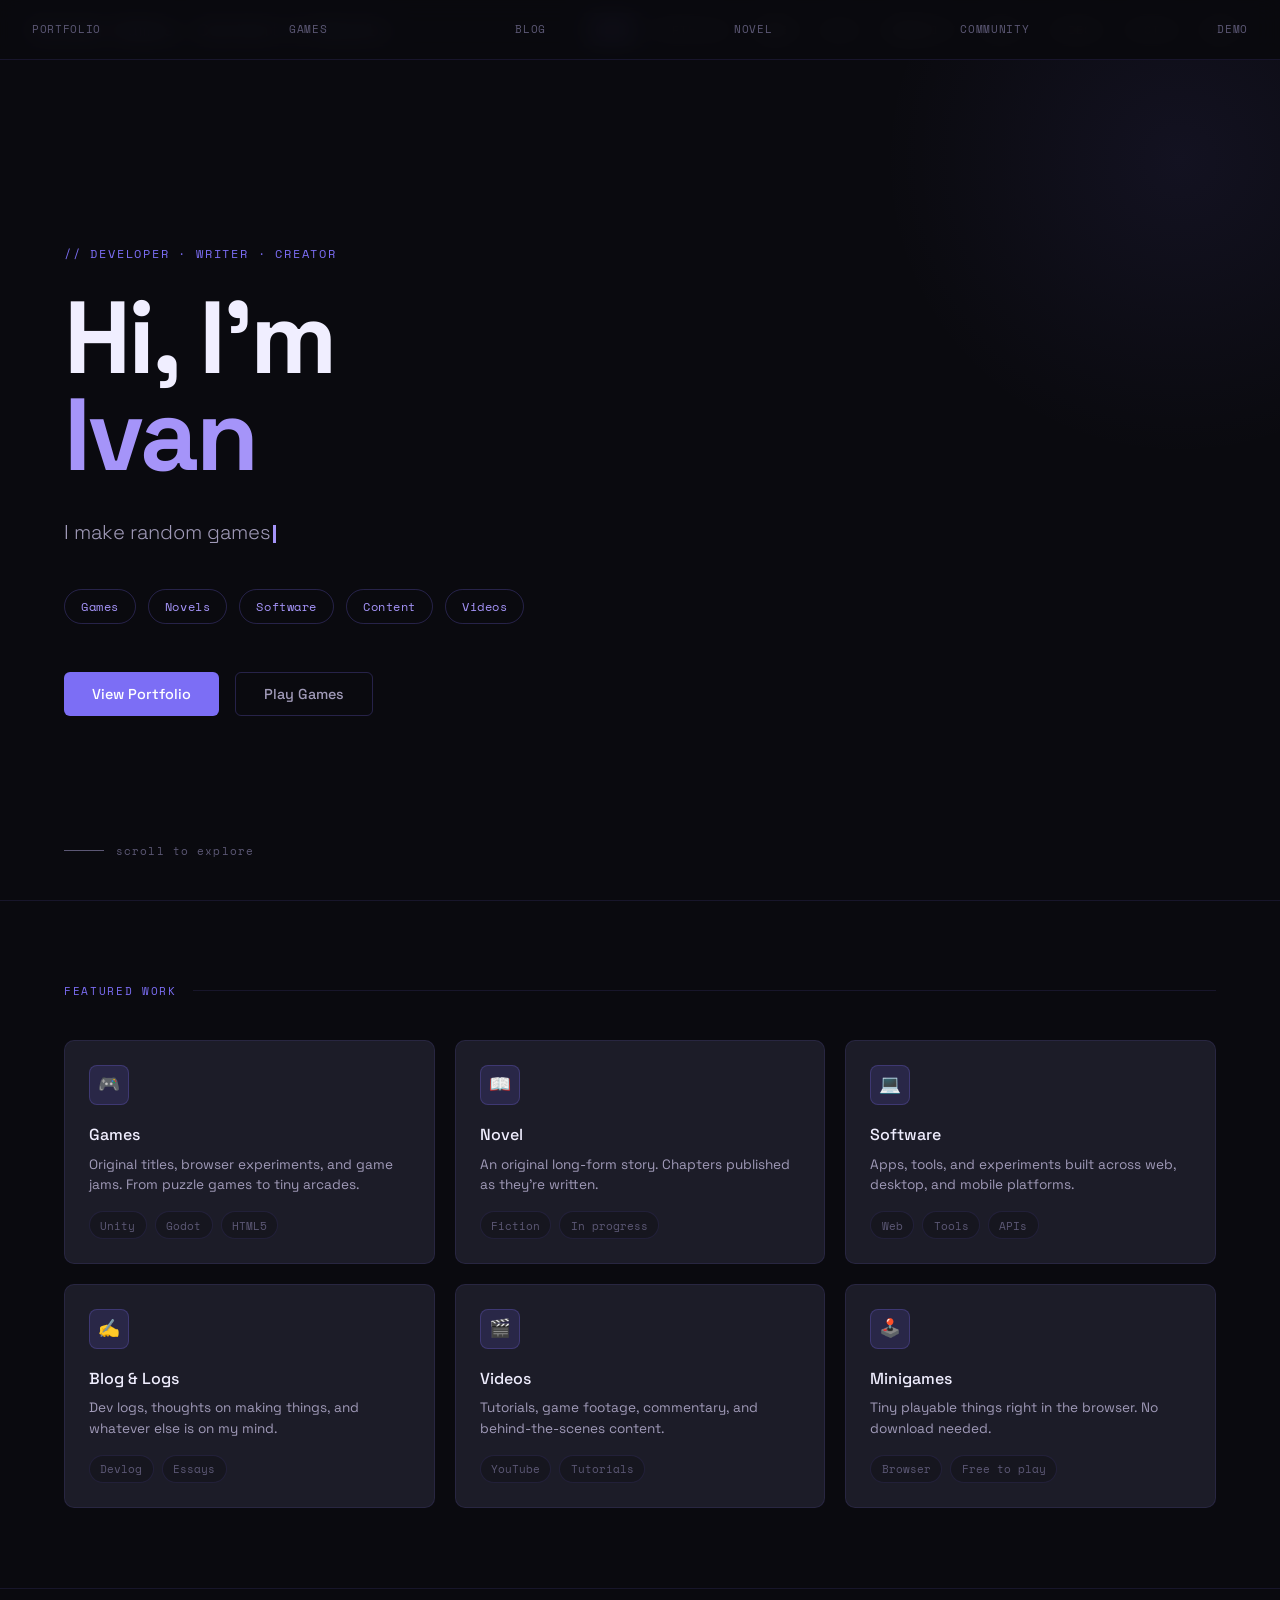
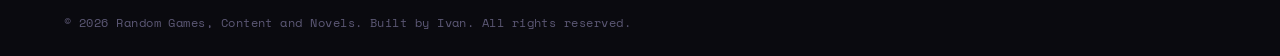
<file: Index.html>
<!DOCTYPE html>
<html lang="en">
<head>
<meta charset="UTF-8">
<meta name="viewport" content="width=device-width, initial-scale=1.0">
<title>Home | Random Games, Content & Novels</title>
<link rel="preconnect" href="https://fonts.googleapis.com">
<link href="https://fonts.googleapis.com/css2?family=Space+Grotesk:wght@300;400;500;600;700&family=Space+Mono:wght@400;700&display=swap" rel="stylesheet">
<link rel="stylesheet" href="Index.css">
</head>
<body>

<nav>
  <div class="nav-logo" onclick="showPage('home')">Random Games, Content & Novels</div>
  <ul class="nav-links" id="navLinks">
    <li><a href="#" onclick="showPage('home')" data-page="home">Home</a></li>
    <li><a href="#" onclick="showPage('portfolio')" data-page="portfolio">Portfolio</a></li>
    <li><a href="#" onclick="showPage('games')" data-page="games">Games</a></li>
    <li><a href="#" onclick="showPage('blog')" data-page="blog">Blog</a></li>
    <li><a href="#" onclick="showPage('community')" data-page="community">Community</a></li>
    <li><a href="#" onclick="showPage('novel')" data-page="novel">Novel</a></li>
    <li><a href="#" onclick="showPage('videos')" data-page="videos">Videos</a></li>
    <li><a href="#" onclick="showPage('photos')" data-page="photos">Photos</a></li>
    <li><a href="#" onclick="showPage('minigames')" data-page="minigames">Demo</a></li>
  </ul>
  <button class="hamburger" id="hamburger" aria-label="Toggle menu" onclick="toggleMenu()">
    <span></span><span></span><span></span>
  </button>
</nav>

<!-- HOME -->
<div class="page active" id="page-home">
  <div class="hero">
    <div class="hero-eyebrow">// developer · writer · creator</div>
    <h1>Hi, I'm<br><span class="accent">Ivan</span></h1>
    <p class="hero-tagline">I make <span class="typewriter" id="typewriter">random games</span><span class="cursor"></span></p>
    <div class="hero-tags">
      <span class="tag">Games</span>
      <span class="tag">Novels</span>
      <span class="tag">Software</span>
      <span class="tag">Content</span>
      <span class="tag">Videos</span>
    </div>
    <div class="hero-cta">
      <button class="btn btn-primary" onclick="showPage('portfolio')">View Portfolio</button>
      <button class="btn btn-ghost" onclick="showPage('games')">Play Games</button>
    </div>
    <div class="hero-scroll">
      <span class="scroll-line"></span>
      scroll to explore
    </div>
  </div>

  <div class="section">
    <div class="section-label">Featured work</div>
    <div class="card-grid">
      <a class="card" href="#" onclick="showPage('games');return false;">
        <div class="card-icon">🎮</div>
        <h3>Games</h3>
        <p>Original titles, browser experiments, and game jams. From puzzle games to tiny arcades.</p>
        <div class="card-meta"><span class="pill">Unity</span><span class="pill">Godot</span><span class="pill">HTML5</span></div>
      </a>
      <a class="card" href="#" onclick="showPage('novel');return false;">
        <div class="card-icon">📖</div>
        <h3>Novel</h3>
        <p>An original long-form story. Chapters published as they're written.</p>
        <div class="card-meta"><span class="pill">Fiction</span><span class="pill">In progress</span></div>
      </a>
      <a class="card" href="#" onclick="showPage('portfolio');return false;">
        <div class="card-icon">💻</div>
        <h3>Software</h3>
        <p>Apps, tools, and experiments built across web, desktop, and mobile platforms.</p>
        <div class="card-meta"><span class="pill">Web</span><span class="pill">Tools</span><span class="pill">APIs</span></div>
      </a>
      <a class="card" href="#" onclick="showPage('blog');return false;">
        <div class="card-icon">✍️</div>
        <h3>Blog & Logs</h3>
        <p>Dev logs, thoughts on making things, and whatever else is on my mind.</p>
        <div class="card-meta"><span class="pill">Devlog</span><span class="pill">Essays</span></div>
      </a>
      <a class="card" href="#" onclick="showPage('videos');return false;">
        <div class="card-icon">🎬</div>
        <h3>Videos</h3>
        <p>Tutorials, game footage, commentary, and behind-the-scenes content.</p>
        <div class="card-meta"><span class="pill">YouTube</span><span class="pill">Tutorials</span></div>
      </a>
      <a class="card" href="#" onclick="showPage('minigames');return false;">
        <div class="card-icon">🕹️</div>
        <h3>Minigames</h3>
        <p>Tiny playable things right in the browser. No download needed.</p>
        <div class="card-meta"><span class="pill">Browser</span><span class="pill">Free to play</span></div>
      </a>
    </div>
  </div>
  <footer class="site-footer">
    <p>© <span class="year"></span> Random Games, Content and Novels. Built by Ivan. All rights reserved.</p>
    
    <nav class="footer-nav">
      <a href="#" onclick="showPage('portfolio');return false;">Portfolio</a>
      <a href="#" onclick="showPage('games');return false;">Games</a>
      <a href="#" onclick="showPage('blog');return false;">Blog</a>
      <a href="#" onclick="showPage('novel');return false;">Novel</a>
      <a href="#" onclick="showPage('community');return false;">Community</a>
      <a href="#" onclick="showPage('minigames');return false;">Demo</a>
      
    </nav>
  </footer>
</div>
<script>
function showPage(name) {
  document.querySelectorAll('.page').forEach(p => p.classList.remove('active'));
  document.querySelectorAll('.nav-links a').forEach(a => a.classList.remove('active'));
  document.getElementById('page-' + name).classList.add('active');
  const link = document.querySelector(`[data-page="${name}"]`);
  if (link) link.classList.add('active');
  document.getElementById('navLinks').classList.remove('open');
  window.scrollTo(0, 0);
  return false;
}

function toggleMenu() {
  document.getElementById('navLinks').classList.toggle('open');
}

// Typewriter
const words = ['random games', 'original novels', 'software', 'content', 'playable things'];
let wi = 0, ci = 0, deleting = false;
const el = document.getElementById('typewriter');
function type() {
  const word = words[wi];
  if (!deleting) {
    el.textContent = word.slice(0, ++ci);
    if (ci === word.length) { deleting = true; setTimeout(type, 1800); return; }
  } else {
    el.textContent = word.slice(0, --ci);
    if (ci === 0) { deleting = false; wi = (wi + 1) % words.length; }
  }
  setTimeout(type, deleting ? 60 : 90);
}
type();

// Set home as active on load
document.querySelector('[data-page="home"]').classList.add('active');

// Set copyright year
document.querySelectorAll('.year').forEach(el => el.textContent = new Date().getFullYear());
</script>
</body>
</html>
</file>
<file: Index.css>
*, *::before, *::after { box-sizing: border-box; margin: 0; padding: 0; }

  :root {
    --bg: #0a0a0f;
    --bg2: #10101a;
    --bg3: #16161f;
    --surface: #1c1c28;
    --surface2: #252535;
    --accent: #7c6ef5;
    --accent2: #a594f9;
    --accent-glow: rgba(124,110,245,0.15);
    --text: #f0eeff;
    --text2: #a09ab8;
    --text3: #5c5875;
    --border: rgba(124,110,245,0.12);
    --border2: rgba(124,110,245,0.25);
    --mono: 'Space Mono', monospace;
    --sans: 'Space Grotesk', sans-serif;
  }

  html { scroll-behavior: smooth; }

  body {
    background: var(--bg);
    color: var(--text);
    font-family: var(--sans);
    font-size: 16px;
    line-height: 1.7;
    min-height: 100vh;
  }

  /* ── NAV ── */
  nav {
    position: fixed; top: 0; left: 0; right: 0; z-index: 100;
    display: flex; align-items: center; justify-content: space-between;
    padding: 0 2rem;
    height: 60px;
    background: rgba(10,10,15,0.85);
    backdrop-filter: blur(12px);
    border-bottom: 1px solid var(--border);
  }
  .nav-logo {
    font-family: var(--mono);
    font-size: 1.1rem;
    color: var(--accent2);
    letter-spacing: 0.05em;
    cursor: pointer;
  }
  .nav-links {
    display: flex; gap: 0.25rem; list-style: none;
  }
  .nav-links a {
    display: block;
    padding: 0.35rem 0.75rem;
    font-size: 0.78rem;
    font-family: var(--mono);
    text-transform: uppercase;
    letter-spacing: 0.08em;
    color: var(--text2);
    text-decoration: none;
    border-radius: 4px;
    transition: color 0.2s, background 0.2s;
  }
  .nav-links a:hover, .nav-links a.active {
    color: var(--accent2);
    background: var(--accent-glow);
  }
  .hamburger {
    display: none;
    flex-direction: column; gap: 5px; cursor: pointer;
    background: none; border: none; padding: 4px;
  }
  .hamburger span {
    display: block; width: 22px; height: 2px;
    background: var(--text2); border-radius: 2px;
    transition: all 0.3s;
  }

  /* ── PAGES ── */
  .page { display: none; padding-top: 60px; min-height: 100vh; }
  .page.active { display: block; }

  /* ── HERO ── */
  .hero {
    min-height: calc(100vh - 60px);
    display: flex; flex-direction: column;
    justify-content: center; align-items: flex-start;
    padding: 4rem 4rem 4rem;
    position: relative; overflow: hidden;
  }
  .hero::before {
    content: '';
    position: absolute; top: -200px; right: -200px;
    width: 600px; height: 600px;
    background: radial-gradient(circle, rgba(124,110,245,0.08) 0%, transparent 70%);
    pointer-events: none;
  }
  .hero-eyebrow {
    font-family: var(--mono);
    font-size: 0.75rem;
    color: var(--accent);
    letter-spacing: 0.15em;
    text-transform: uppercase;
    margin-bottom: 1.5rem;
  }
  .hero h1 {
    font-size: clamp(3.5rem, 8vw, 7rem);
    font-weight: 700;
    line-height: 0.95;
    letter-spacing: -0.03em;
    color: var(--text);
    margin-bottom: 0.5rem;
  }
  .hero h1 .accent { color: var(--accent2); }
  .hero-tagline {
    font-size: clamp(1rem, 2vw, 1.25rem);
    color: var(--text2);
    margin-top: 1.5rem;
    max-width: 480px;
    font-weight: 300;
  }
  .hero-tags {
    display: flex; gap: 0.75rem; flex-wrap: wrap;
    margin-top: 2.5rem;
  }
  .tag {
    padding: 0.4rem 1rem;
    border: 1px solid var(--border2);
    border-radius: 100px;
    font-family: var(--mono);
    font-size: 0.72rem;
    color: var(--accent2);
    letter-spacing: 0.05em;
  }
  .hero-cta {
    display: flex; gap: 1rem; margin-top: 3rem; flex-wrap: wrap;
  }
  .btn {
    padding: 0.75rem 1.75rem;
    border-radius: 6px;
    font-family: var(--sans);
    font-size: 0.9rem;
    font-weight: 500;
    cursor: pointer;
    transition: all 0.2s;
    text-decoration: none;
    display: inline-block;
    border: none;
  }
  .btn-primary {
    background: var(--accent);
    color: #fff;
  }
  .btn-primary:hover { background: var(--accent2); transform: translateY(-1px); }
  .btn-ghost {
    background: transparent;
    color: var(--text2);
    border: 1px solid var(--border2);
  }
  .btn-ghost:hover { color: var(--text); border-color: var(--accent2); }

  .hero-scroll {
    position: absolute; bottom: 2.5rem; left: 4rem;
    display: flex; align-items: center; gap: 0.75rem;
    font-family: var(--mono); font-size: 0.7rem;
    color: var(--text3); letter-spacing: 0.1em;
  }
  .scroll-line {
    width: 40px; height: 1px; background: var(--text3);
  }

  /* ── FEATURED GRID ── */
  .section {
    padding: 5rem 4rem;
    border-top: 1px solid var(--border);
  }
  .section-label {
    font-family: var(--mono);
    font-size: 0.7rem;
    color: var(--accent);
    letter-spacing: 0.15em;
    text-transform: uppercase;
    margin-bottom: 2.5rem;
    display: flex; align-items: center; gap: 1rem;
  }
  .section-label::after {
    content: ''; flex: 1; height: 1px; background: var(--border);
  }

  .card-grid {
    display: grid;
    grid-template-columns: repeat(auto-fill, minmax(280px, 1fr));
    gap: 1.25rem;
  }
  .card {
    background: var(--surface);
    border: 1px solid var(--border);
    border-radius: 10px;
    padding: 1.5rem;
    cursor: pointer;
    transition: border-color 0.2s, transform 0.2s, background 0.2s;
    text-decoration: none;
    display: block;
    color: inherit;
  }
  .card:hover {
    border-color: var(--border2);
    background: var(--surface2);
    transform: translateY(-2px);
  }
  .card-icon {
    width: 40px; height: 40px;
    background: var(--accent-glow);
    border: 1px solid var(--border2);
    border-radius: 8px;
    display: flex; align-items: center; justify-content: center;
    font-size: 1.1rem;
    margin-bottom: 1rem;
  }
  .card h3 {
    font-size: 1rem; font-weight: 500;
    color: var(--text); margin-bottom: 0.4rem;
  }
  .card p {
    font-size: 0.85rem; color: var(--text2);
    line-height: 1.5;
  }
  .card-meta {
    margin-top: 1rem;
    display: flex; gap: 0.5rem; flex-wrap: wrap;
  }
  .pill {
    padding: 0.2rem 0.65rem;
    background: var(--bg3);
    border: 1px solid var(--border);
    border-radius: 100px;
    font-size: 0.7rem;
    font-family: var(--mono);
    color: var(--text3);
  }

  /* ── PAGE HEADER ── */
  .page-header {
    padding: 3rem 4rem 2rem;
    border-bottom: 1px solid var(--border);
  }
  .page-header h1 {
    font-size: clamp(2rem, 5vw, 3.5rem);
    font-weight: 700;
    letter-spacing: -0.02em;
    line-height: 1.1;
  }
  .page-header p {
    color: var(--text2); margin-top: 0.75rem;
    max-width: 500px; font-size: 0.95rem;
  }


  /* ── TYPEWRITER ── */
  .typewriter { display: inline; }
  .cursor {
    display: inline-block;
    width: 3px; height: 0.9em;
    background: var(--accent2);
    margin-left: 2px;
    vertical-align: middle;
    animation: blink 1s step-end infinite;
  }
  @keyframes blink { 0%,100%{opacity:1} 50%{opacity:0} }

  /* ── FOOTER ── */
  .site-footer {
    border-top: 1px solid var(--border);
    padding: 1.5rem 4rem;
  }
  .footer-top {
    display: flex; align-items: center; justify-content: space-between;
    gap: 1rem; flex-wrap: wrap; margin-bottom: 1.1rem;
  }
  .footer-bottom {
    display: flex; align-items: center; justify-content: space-between;
    gap: 1rem; flex-wrap: wrap;
    padding-top: 1rem;
    border-top: 1px solid var(--border);
  }
  .site-footer p {
    font-family: var(--mono);
    font-size: 0.72rem;
    color: var(--text3);
    letter-spacing: 0.04em;
  }
  .footer-nav {
    display: flex; gap: 1.25rem;
  }
  .footer-nav a {
    font-family: var(--mono);
    font-size: 0.68rem;
    color: var(--text3);
    text-decoration: none;
    letter-spacing: 0.06em;
    text-transform: uppercase;
    transition: color 0.2s;
  }
  .footer-nav a:hover { color: var(--accent2); }
  .footer-socials {
    display: flex; gap: 0.5rem; align-items: center;
  }
  .social-link {
    width: 34px; height: 34px;
    border: 1px solid var(--border);
    border-radius: 8px;
    display: flex; align-items: center; justify-content: center;
    color: var(--text3);
    text-decoration: none;
    font-size: 0.75rem;
    font-family: var(--mono);
    transition: color 0.2s, border-color 0.2s, background 0.2s;
  }
  .social-link:hover {
    color: var(--accent2);
    border-color: var(--border2);
    background: var(--accent-glow);
  }
  @media (max-width: 768px) {
    .site-footer { padding: 1.25rem 1.5rem; }
    .footer-top, .footer-bottom { flex-direction: column; align-items: flex-start; gap: 0.75rem; }
  }

  /* ── RESPONSIVE ── */
  @media (max-width: 768px) {
    nav { padding: 0 1.25rem; }
    .nav-links { display: none; flex-direction: column; position: fixed;
      top: 60px; left: 0; right: 0; background: var(--bg2);
      border-bottom: 1px solid var(--border); padding: 1rem; gap: 0.25rem; }
    .nav-links.open { display: flex; }
    .hamburger { display: flex; }
    .hero { padding: 3rem 1.5rem 4rem; }
    .hero h1 { font-size: 3rem; }
    .hero-scroll { display: none; }
    .section, .blog-list, .portfolio-grid, .games-grid,
    .videos-grid, .minigames-grid { padding: 2.5rem 1.5rem; }
    .page-header { padding: 2rem 1.5rem; }
    .photos-masonry { columns: 2; padding: 2rem 1.5rem; }
    .novel-layout { grid-template-columns: 1fr; padding: 2rem 1.5rem; }
    .novel-cover { max-height: 300px; aspect-ratio: auto; }
    .novel-stats { grid-template-columns: repeat(3,1fr); }
    .blog-post { flex-direction: column; gap: 0.25rem; }
    .blog-date { min-width: auto; }
  }
</file>
